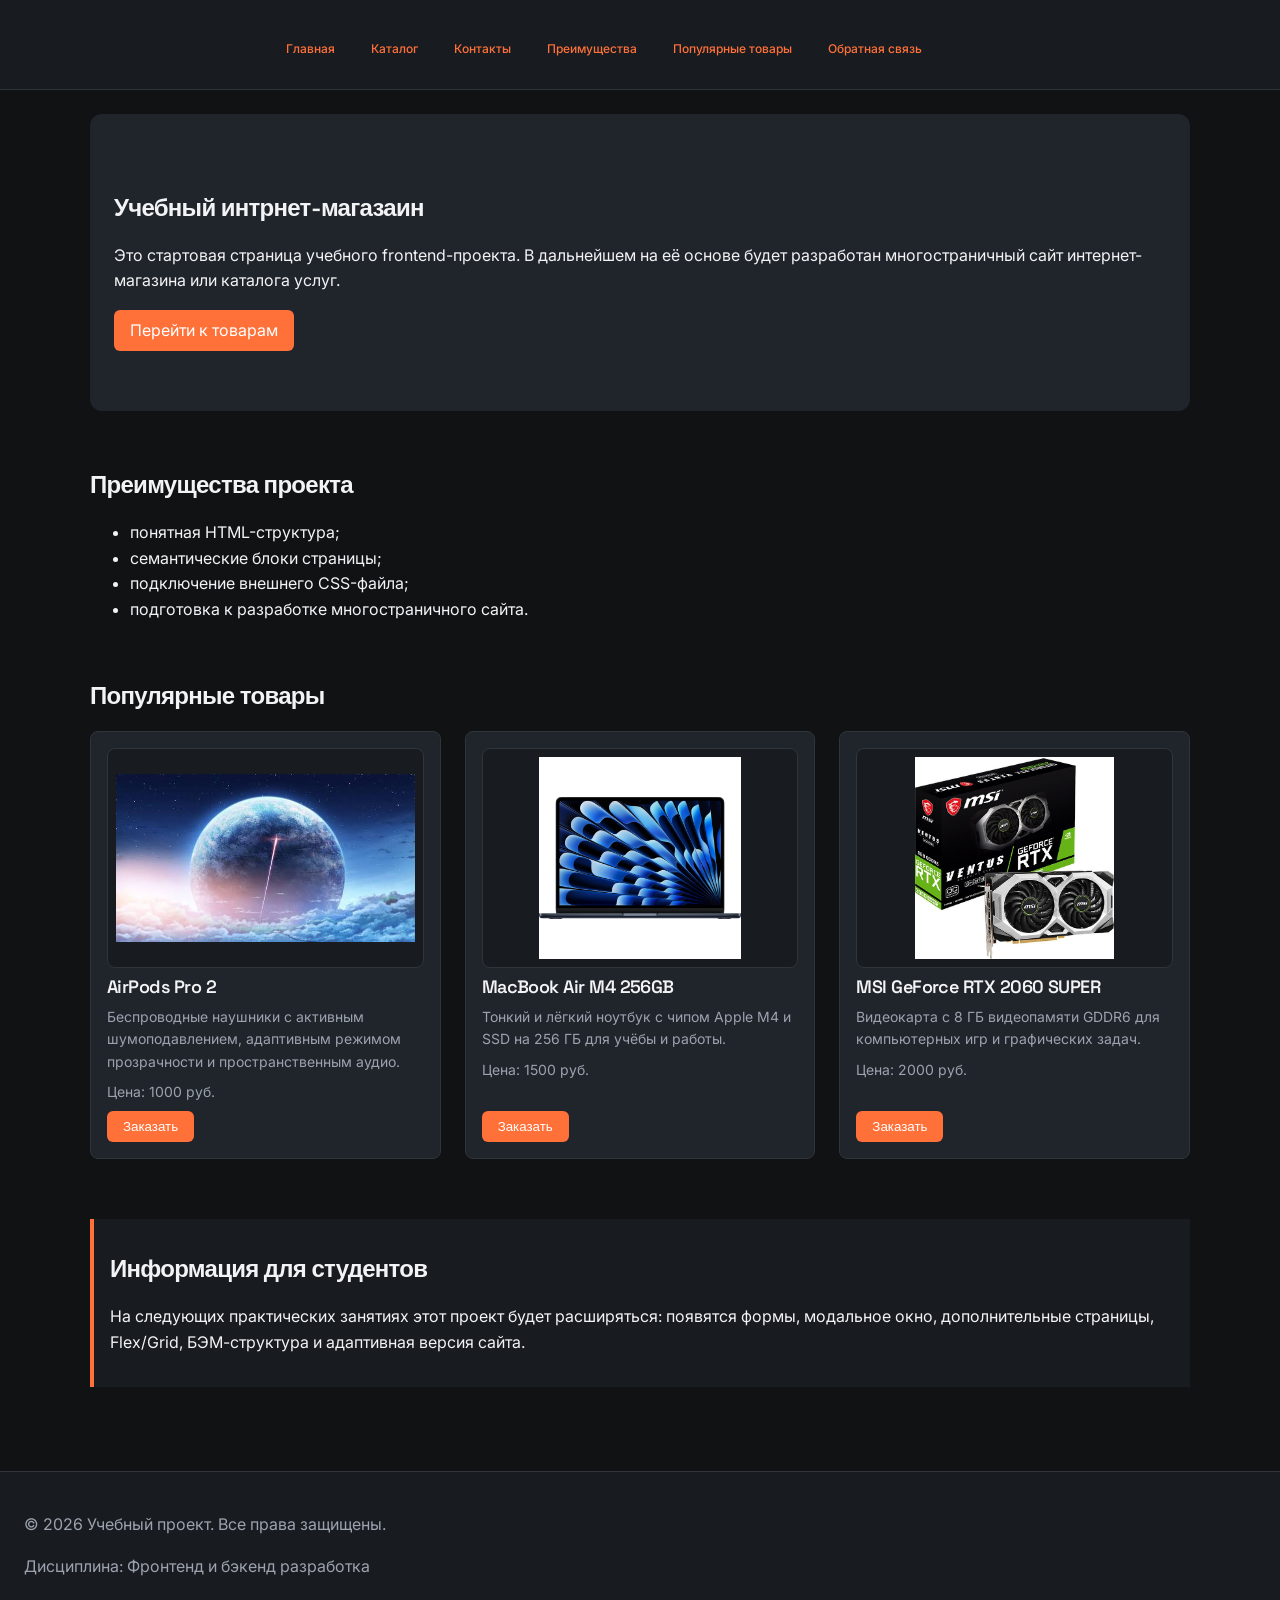
<file: index.html>
<!DOCTYPE html>
<html lang="ru">
<head>
  <meta charset="UTF-8">
  <meta name="viewport" content="width=device-width, initial-scale=1.0">
  <meta property="og:type" content="website">
<meta property="og:title" content="Учебный интернет-магазин">
<meta property="og:description" content="Учебный frontend-проект интернет-магазина.">
<meta property="og:image" content="https://username.github.io/kr1-html-css-shop/images/preview.jpg">

  <title>Учебный интернет-магазин</title>
  <link rel="stylesheet" href="css/style.css">
  <script src="js/main.js" defer></script>

<link rel="preconnect" href="https://fonts.googleapis.com">
<link rel="preconnect" href="https://fonts.gstatic.com" crossorigin>
<link href="https://fonts.googleapis.com/css2?family=IBM+Plex+Mono:wght@400;500&family=Inter:wght@400;500;600;700;800&family=Space+Grotesk:wght@500;600;700&display=swap" rel="stylesheet">


</head>


<body>
  <header>
    <div class="site-header">
      <a class="site-logo" href="index.html">New-Balance</a>

      <nav class="site-nav" aria-label="Основная навигация">
        <ul class="site-nav__list">
          <li><a href="index.html">Главная</a></li>
          <li><a href="catalog.html">Каталог</a></li>
          <li><a href="contacts.html">Контакты</a></li>
          <li><a href="index.html#advantages">Преимущества</a></li>
          <li><a href="index.html#popular">Популярные товары</a></li>
          <li><a href="index.html#contacts">Обратная связь</a></li>
        </ul>
      </nav>

    </div>
  </header>

  <main>
    <section class="hero">
      <h1>Учебный интрнет-магазаин</h1>
      <p>
        Это стартовая страница учебного frontend-проекта.
        В дальнейшем на её основе будет разработан многостраничный сайт интернет-магазина или каталога услуг.
      </p>
      <a class="button" href="#popular">Перейти к товарам</a>
    </section>

    <section class="section" id="advantages">
      <h2>Преимущества проекта</h2>

      <ul class="advantages-list">
        <li>понятная HTML-структура;</li>
        <li>семантические блоки страницы;</li>
        <li>подключение внешнего CSS-файла;</li>
        <li>подготовка к разработке многостраничного сайта.</li>
      </ul>
    </section>
    <!-- Основное содержимое страницы -->
     <section class="section" id="popular">
  <h2>Популярные товары</h2>

  <div class="products-grid">
    
<article class="product-card">
  <img
    class="product-card__image"
    src="images/images (1).jpeg"
    alt="Apple AirPods Pro 2 с зарядным кейсом"
    loading="lazy"
  >
  <h3>AirPods Pro 2</h3>
  <p>
    Беспроводные наушники с активным шумоподавлением,
    адаптивным режимом прозрачности и пространственным аудио.
  </p>
  <p>Цена: 1000 руб.</p>
  <button
    class="button product-card__button"
    type="button"
    data-product="AirPods Pro 2"
  >
    Заказать
  </button>
</article>

<article class="product-card">
  <img
    class="product-card__image"
    src="images/macbook.jpeg"
    alt="Ноутбук Apple MacBook Air M4"
    loading="lazy"
  >
  <h3>MacBook Air M4 256GB</h3>
  <p>
    Тонкий и лёгкий ноутбук с чипом Apple M4
    и SSD на 256 ГБ для учёбы и работы.
  </p>
  <p>Цена: 1500 руб.</p>
  <button
    class="button product-card__button"
    type="button"
    data-product="MacBook Air M4 256GB"
  >
    Заказать
  </button>
</article>

<article class="product-card">
  <img
    class="product-card__image"
    src="images/video.jpeg"
    alt="Видеокарта MSI GeForce RTX 2060 SUPER"
    loading="lazy"
  >
  <h3>MSI GeForce RTX 2060 SUPER</h3>
  <p>
    Видеокарта с 8 ГБ видеопамяти GDDR6
    для компьютерных игр и графических задач.
  </p>
  <p>Цена: 2000 руб.</p>
  <button
    class="button product-card__button"
    type="button"
    data-product="MSI GeForce RTX 2060 SUPER"
  >
    Заказать
  </button>
</article>

  </div>
</section>


    <aside class="aside-info">
      <h2>Информация для студентов</h2>
      <p>
        На следующих практических занятиях этот проект будет расширяться:
        появятся формы, модальное окно, дополнительные страницы, Flex/Grid,
        БЭМ-структура и адаптивная версия сайта.
      </p>
    </aside>

  </main>

  <footer id="contacts">
    <p>&copy; 2026 Учебный проект. Все права защищены.</p>
    <p>Дисциплина: Фронтенд и бэкенд разработка</p>
  </footer>


  <dialog class="order-dialog" id="order-dialog" aria-labelledby="order-dialog-title">
    <h2 id="order-dialog-title">Оформление заявки</h2>

    <form class="order-form" id="order-form" action="#" method="post" novalidate>
      <input id="selected-product" name="selected-product" type="hidden">

      <div class="form-field">
        <label for="order-name">Имя</label>
        <input
          id="order-name"
          name="name"
          type="text"
          placeholder="Введите ваше имя"
          minlength="2"
          autocomplete="given-name"
          required
        >
      </div>

      <div class="form-field">
        <label for="order-email">E-mail</label>
        <input
          id="order-email"
          name="email"
          type="email"
          placeholder="example@mail.ru"
          autocomplete="email"
          required
        >
      </div>

      <div class="form-field">
        <label for="order-phone">Телефон</label>
        <input
          id="order-phone"
          name="phone"
          type="tel"
          inputmode="tel"
          placeholder="+7 (900) 000-00-00"
          pattern="^\+7 \(\d{3}\) \d{3}-\d{2}-\d{2}$"
          required
        >
        <small>Формат: +7 (900) 000-00-00</small>
      </div>

      <div class="form-field">
        <label for="order-date">Дата связи</label>
        <input
          id="order-date"
          name="date"
          type="date"
        >
      </div>

      <div class="form-field">
        <label for="order-topic">Тема заявки</label>
        <select id="order-topic" name="topic" required>
          <option value="">Выберите тему</option>
          <option value="product">Заказ товара</option>
          <option value="consultation">Консультация</option>
          <option value="delivery">Доставка</option>
        </select>
      </div>

      <div class="form-field">
        <label for="order-comment">Комментарий</label>
        <textarea
          id="order-comment"
          name="comment"
          rows="4"
          placeholder="Укажите дополнительную информацию"
        ></textarea>
      </div>

      <div class="form-field form-field--checkbox">
        <label>
          <input
            id="order-agreement"
            name="agreement"
            type="checkbox"
            required
          >
          Я согласен на обработку данных
        </label>
      </div>

      <div class="form-actions">
        <button type="button" id="close-order-dialog">Закрыть</button>
        <button type="submit">Отправить заявку</button>
      </div>
    </form>
  </dialog>

<p class="success-message" id="success-message" hidden>
  Форма успешно отправлена!
</p>

</body>
</html>
</file>
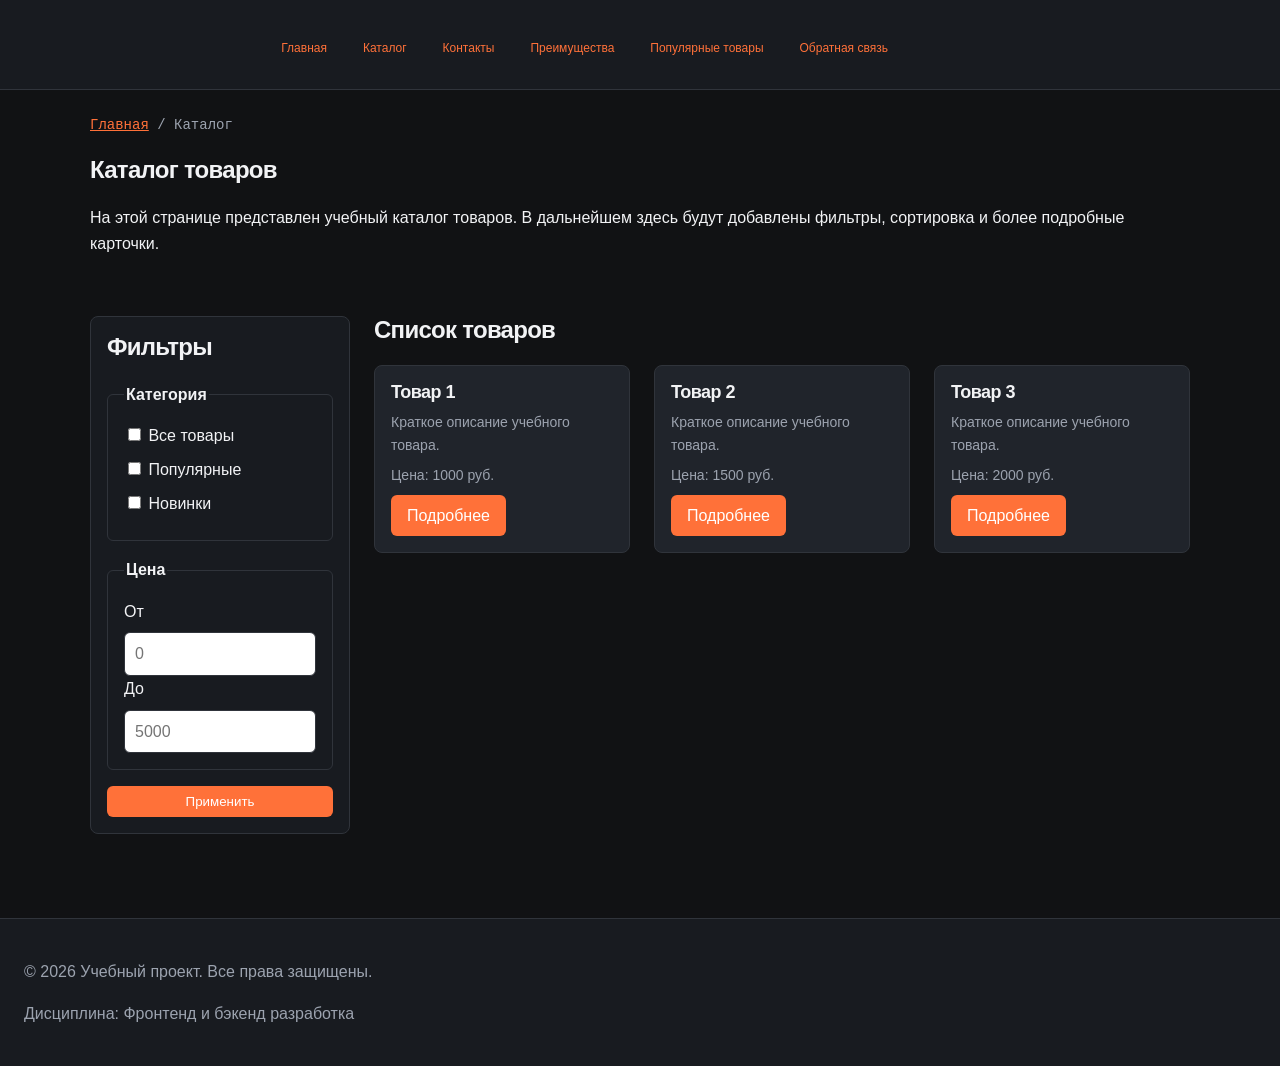
<file: catalog.html>
<!DOCTYPE html>
<html lang="ru">
<head>
  <meta charset="UTF-8">
  <meta name="viewport" content="width=device-width, initial-scale=1.0">
  <meta name="description" content="Каталог товаров учебного интернет-магазина.">
  <title>Каталог товаров — Учебный интернет-магазин</title>
  <link rel="stylesheet" href="css/style.css">
  <meta property="og:type" content="website">
    <meta property="og:title" content="Учебный интернет-магазин">
    <meta property="og:description" content="Учебный frontend-проект интернет-магазина.">
    
</head>
<body>
  <header>
    <div class="site-header">
      <a class="site-logo" href="index.html">New-Balance</a>

      <nav class="site-nav" aria-label="Основная навигация">
        <ul class="site-nav__list">
          <li><a href="index.html">Главная</a></li>
          <li><a href="catalog.html">Каталог</a></li>
          <li><a href="contacts.html">Контакты</a></li>
          <li><a href="index.html#advantages">Преимущества</a></li>
          <li><a href="index.html#popular">Популярные товары</a></li>
          <li><a href="index.html#contacts">Обратная связь</a></li>
        </ul>
      </nav>
    </div>
  </header>

  <main>
    <nav class="breadcrumbs" aria-label="Хлебные крошки">
      <a href="index.html">Главная</a>
      <span>Каталог</span>
    </nav>

    <section class="section">
      <h1>Каталог товаров</h1>
      <p>
        На этой странице представлен учебный каталог товаров.
        В дальнейшем здесь будут добавлены фильтры, сортировка и более
        подробные карточки.
      </p>
    </section>

    <section class="catalog-layout">
      <aside class="catalog-filters">
        <h2>Фильтры</h2>

        <form class="filters-form" action="#" method="get">
          <fieldset>
            <legend>Категория</legend>

            <label>
              <input type="checkbox" name="category" value="all">
              Все товары
            </label>

            <label>
              <input type="checkbox" name="category" value="popular">
              Популярные
            </label>

            <label>
              <input type="checkbox" name="category" value="new">
              Новинки
            </label>
          </fieldset>

          <fieldset>
            <legend>Цена</legend>

            <label for="price-from">От</label>
            <input id="price-from" name="price-from" type="number" min="0" placeholder="0">

            <label for="price-to">До</label>
            <input id="price-to" name="price-to" type="number" min="0" placeholder="5000">
          </fieldset>

          <button class="button" type="submit">Применить</button>
        </form>
      </aside>

      <section class="catalog-products">
        <h2>Список товаров</h2>

        <div class="products-grid">
           <article class="product-card">
            <h3>Товар 1</h3>
            <p>Краткое описание учебного товара.</p>
            <p>Цена: 1000 руб.</p>
            <a class="button" href="index.html#popular">Подробнее</a>
          </article>

          <article class="product-card">
            <h3>Товар 2</h3>
            <p>Краткое описание учебного товара.</p>
            <p>Цена: 1500 руб.</p>
            <a class="button" href="index.html#popular">Подробнее</a>
          </article>

          <article class="product-card">
            <h3>Товар 3</h3>
            <p>Краткое описание учебного товара.</p>
            <p>Цена: 2000 руб.</p>
            <a class="button" href="index.html#popular">Подробнее</a>
          </article>
        </div>
      </section>
    </section>


     
    </section>
  </main>

  <footer>
    <p>&copy; 2026 Учебный проект. Все права защищены.</p>
    <p>Дисциплина: Фронтенд и бэкенд разработка</p>
  </footer>
</body>
</html>
</file>
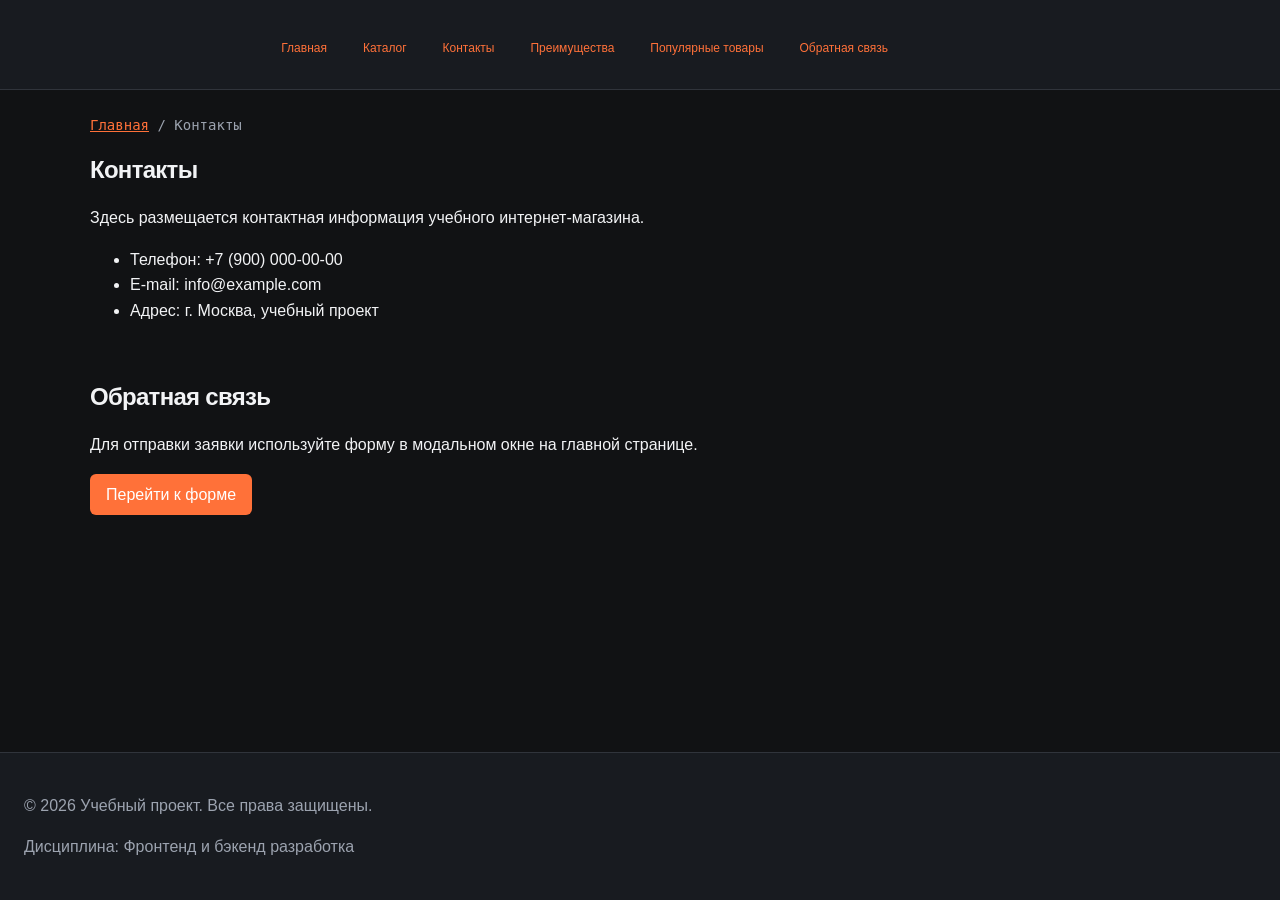
<file: contacts.html>
<!DOCTYPE html>
<html lang="ru">
<head>
  <meta charset="UTF-8">
  <meta name="viewport" content="width=device-width, initial-scale=1.0">
  <meta name="description" content="Контактная информация учебного интернет-магазина.">
  <meta property="og:type" content="website">
    <meta property="og:title" content="Учебный интернет-магазин">
    <meta property="og:description" content="Учебный frontend-проект интернет-магазина.">
    <meta property="og:image" content="https://username.github.io/kr1-html-css-shop/images/preview.jpg">
  <title>Контакты — Учебный интернет-магазин</title>
  <link rel="stylesheet" href="css/style.css">

</head>
<body>
  <header>
    <div class="site-header">
      <a class="site-logo" href="index.html">New-Balance</a>

      <nav class="site-nav" aria-label="Основная навигация">
        <ul class="site-nav__list">
          <li><a href="index.html">Главная</a></li>
          <li><a href="catalog.html">Каталог</a></li>
          <li><a href="contacts.html">Контакты</a></li>
          <li><a href="index.html#advantages">Преимущества</a></li>
          <li><a href="index.html#popular">Популярные товары</a></li>
          <li><a href="index.html#contacts">Обратная связь</a></li>
        </ul>
      </nav>
    </div>
  </header>

  <main>
    <nav class="breadcrumbs" aria-label="Хлебные крошки">
      <a href="index.html">Главная</a>
      <span>Контакты</span>
    </nav>

    <section class="section">
      <h1>Контакты</h1>
      <p>
        Здесь размещается контактная информация учебного интернет-магазина.
      </p>

      <ul>
        <li>Телефон: +7 (900) 000-00-00</li>
        <li>E-mail: info@example.com</li>
        <li>Адрес: г. Москва, учебный проект</li>
      </ul>
    </section>

    <section class="section" id="feedback">
      <h2>Обратная связь</h2>
      <p>
        Для отправки заявки используйте форму в модальном окне на главной странице.
      </p>
      <a class="button" href="index.html#contacts">Перейти к форме</a>
    </section>
  </main>

  <footer>
    <p>&copy; 2026 Учебный проект. Все права защищены.</p>
    <p>Дисциплина: Фронтенд и бэкенд разработка</p>
  </footer>
</body>
</html>
</file>
<file: css/style.css>
/* ==================================================
   1. Переменные проекта
   Цвета, отступы, скругления и общая ширина контента
   ================================================== */

:root {
  /* Цвета */
  --color-bg: #111214;
  --color-text: #F2F3F5;
  --color-muted: #9CA3AF;
  --color-primary: #FF7139;
  --color-primary-dark: #E85C25;
  --color-border: #30343B;
  --color-surface: #181B20;
  --color-surface-accent: #20242B;
  --color-white: #FFFFFF;

  /* Отступы */
  --space-xs: 4px;
  --space-sm: 8px;
  --space-md: 16px;
  --space-lg: 24px;
  --space-xl: 60px;

  /* Скругления */
  --radius-sm: 6px;
  --radius-md: 8px;
  --radius-lg: 12px;

  /* Размеры */
  --container-width: 1100px;
}


/* ==================================================
   2. Базовые стили страницы
   ================================================== */

* {
  box-sizing: border-box;
}

html {
  scroll-behavior: smooth;
}

body {
  min-height: 100vh;
  margin: 0;
  display: flex;
  flex-direction: column;
  font-family: "Inter", Arial, sans-serif;
  line-height: 1.6;
  color: var(--color-text);
  background-color: var(--color-bg);
}

main {
  flex: 1;
  padding: var(--space-lg);
}

section {
  margin-bottom: 24px;
}

section h2 {
  margin-top: 0;
}

h1,
h2,
h3 {
  font-family: "Space Grotesk", sans-serif;
  font-weight: 600;
  line-height: 1.2;
  letter-spacing: -0.03em;
  color: var(--color-text);
}

a {
  color: var(--color-primary);
}

a:focus-visible {
  outline: 2px solid var(--color-primary);
  outline-offset: 3px;
}

:target {
  outline: 2px dashed var(--color-primary);
  outline-offset: 4px;
}


/* ==================================================
   3. Шапка сайта и навигация
   ================================================== */

header {
  position: sticky;
  top: 0;
  z-index: 1000;
  width: 100%;
  height: 90px;
  margin-left: auto;
  margin-right: auto;
  padding: 0;
  background-color: var(--color-surface);
  border-bottom: 1px solid var(--color-border);
}

/* Контейнер: логотип и меню */
.site-header {
  display: flex;
  flex-direction: row;
  align-items: center;
  justify-content: space-between;
  gap: 24px;
  width: 100%;
  max-width: var(--container-width);
  min-height: 90px;
  margin: 0 auto;
  padding: 0 24px;
}

/* Название сайта */
.site-logo {
  position: relative;
  left: -300px;
  flex-shrink: 0;
  font-family: "Space Grotesk", sans-serif;
  font-size: 22px;
  font-weight: 700;
  letter-spacing: -0.04em;
  color: var(--color-text);
  text-decoration: none;
  white-space: nowrap;
}

/* Контейнер меню */
.site-nav {
  width: 100%;
  min-width: 0;
}

/* Список ссылок меню */
.site-nav__list {
  display: flex;
  flex-direction: row;
  align-items: center;
  justify-content: flex-start;
  flex-wrap: nowrap;
  gap: 4px;
  margin: 16px 0 0;
  padding: 0;
  list-style: none;
}

.site-nav__list li {
  flex-shrink: 0;
  margin: 0 0 8px;
}

/* Ссылки меню */
.site-nav__list a {
  display: inline-block;
  padding: var(--space-sm) var(--space-md);
  border-radius: var(--radius-sm);
  color: var(--color-primary);
  font-family: "Inter", Arial, sans-serif;
  font-size: 12px;
  font-weight: 500;
  text-decoration: none;
  white-space: nowrap;
}

.site-nav__list a:hover {
  color: var(--color-white);
  background-color: var(--color-primary);
}


/* ==================================================
   4. Главная страница и общие секции
   ================================================== */

.hero {
  max-width: var(--container-width);
  margin: 0 auto var(--space-xl);
  padding: var(--space-xl) var(--space-lg);
  background-color: var(--color-surface-accent);
  border-radius: var(--radius-lg);
}

.section {
  max-width: var(--container-width);
  margin: 0 auto var(--space-xl);
}

.aside-info {
  max-width: var(--container-width);
  margin: 0 auto var(--space-xl);
  padding: var(--space-md);
  border-left: 4px solid var(--color-primary);
  background-color: var(--color-surface);
}


/* ==================================================
   5. Карточки товаров и изображения
   ================================================== */

.products-grid {
  display: grid;
  grid-template-columns: repeat(3, 1fr);
  gap: var(--space-lg);
}

.product-card {
  display: flex;
  flex-direction: column;
  gap: var(--space-sm);
  margin-bottom: 0;
  padding: var(--space-md);
  border: 1px solid var(--color-border);
  border-radius: var(--radius-md);
  background-color: var(--color-surface-accent);
  color: var(--color-text);
}

.product-card h3 {
  margin: 0;
  font-size: 18px;
}

.product-card p {
  margin: 0;
  color: var(--color-muted);
  font-size: 14px;
  line-height: 1.6;
}

.product-card .button {
  margin-top: auto;
  align-self: flex-start;
}

/* Фото товара */
.product-card__image {
  display: block;
  width: 100%;
  height: 220px;
  padding: var(--space-sm);
  object-fit: contain;
  background-color: var(--color-surface);
  border: 1px solid var(--color-border);
  border-radius: var(--radius-md);
  transition: transform 0.3s ease;
}

/* Увеличение фотографии при наведении на карточку */
.product-card:hover .product-card__image {
  transform: scale(1.03);
}


/* ==================================================
   6. Каталог и фильтры
   ================================================== */

.catalog-layout {
  display: grid;
  grid-template-columns: 260px 1fr;
  grid-template-areas: "filters products";
  gap: var(--space-lg);
  max-width: var(--container-width);
  margin: 0 auto var(--space-xl);
}

.catalog-filters {
  grid-area: filters;
  padding: var(--space-md);
  border: 1px solid var(--color-border);
  border-radius: var(--radius-md);
  background-color: var(--color-surface);
}

.catalog-products {
  grid-area: products;
}

.filters-form {
  display: grid;
  gap: var(--space-md);
}

.filters-form fieldset {
  margin: 0;
  padding: var(--space-md);
  border: 1px solid var(--color-border);
  border-radius: var(--radius-sm);
}

.filters-form legend {
  font-weight: 700;
}

.filters-form label {
  display: block;
  margin-bottom: var(--space-sm);
}

.filters-form input[type="number"] {
  width: 100%;
  padding: 8px 10px;
  border: 1px solid var(--color-border);
  border-radius: var(--radius-sm);
  font: inherit;
}


/* ==================================================
   7. Кнопки
   ================================================== */

.button {
  display: inline-block;
  padding: var(--space-sm) var(--space-md);
  border: none;
  border-radius: var(--radius-sm);
  background-color: var(--color-primary);
  color: var(--color-white);
  text-decoration: none;
  cursor: pointer;
}

.button:hover {
  background-color: var(--color-primary-dark);
}

.button:focus-visible {
  outline: 2px solid var(--color-primary);
  outline-offset: 3px;
}

.button:disabled {
  opacity: 0.6;
  cursor: not-allowed;
}


/* ==================================================
   8. Хлебные крошки
   ================================================== */

.breadcrumbs {
  max-width: var(--container-width);
  margin: 0 auto var(--space-md);
  font-size: 14px;
  color: var(--color-muted);
  font-family: "IBM Plex Mono", monospace;
}

.breadcrumbs a {
  color: var(--color-primary);
}

.breadcrumbs span::before {
  content: " / ";
  color: var(--color-muted);
}


/* ==================================================
   9. Форма и модальное окно
   ================================================== */

.order-dialog {
  width: min(100% - 32px, 560px);
  padding: var(--space-lg);
  border: 1px solid var(--color-border);
  border-radius: var(--radius-lg);
  background-color: var(--color-surface);
  color: var(--color-text);
}

.order-dialog::backdrop {
  background-color: rgba(0, 0, 0, 0.5);
}

.form-field {
  margin-bottom: var(--space-md);
}

.form-field label {
  display: block;
  margin-bottom: var(--space-xs);
}

.form-field input,
.form-field select,
.form-field textarea {
  width: 100%;
  padding: 10px 12px;
  border: 1px solid var(--color-border);
  border-radius: var(--radius-sm);
  font: inherit;
}

/* Поля внутри модального окна */
.order-dialog input,
.order-dialog select,
.order-dialog textarea {
  background-color: var(--color-bg);
  color: var(--color-text);
  border-color: var(--color-border);
}

.form-field input[type="checkbox"] {
  width: auto;
}

.form-field small {
  display: block;
  margin-top: var(--space-xs);
  color: var(--color-muted);
  font-family: "IBM Plex Mono", monospace;
}

.form-field input:hover,
.form-field select:hover,
.form-field textarea:hover {
  border-color: var(--color-primary);
}

.form-field input:focus-visible,
.form-field select:focus-visible,
.form-field textarea:focus-visible,
.form-actions button:focus-visible {
  outline: 2px solid var(--color-primary);
  outline-offset: 3px;
}

.order-dialog input::placeholder,
.order-dialog textarea::placeholder {
  color: var(--color-muted);
}

[aria-invalid="true"] {
  border-color: var(--color-danger);
}

.form-actions {
  display: flex;
  gap: 12px;
  margin-top: 20px;
}

.success-message {
  max-width: var(--container-width);
  margin: var(--space-lg) auto;
  padding: var(--space-md);
  border-left: 4px solid var(--color-success);
  background-color: var(--color-success-bg);
}


/* ==================================================
   10. Подвал сайта
   ================================================== */

footer {
  margin-top: auto;
  padding: var(--space-lg);
  background-color: var(--color-surface);
  border-top: 1px solid var(--color-border);
  color: var(--color-muted);
}


/* ==================================================
   11. Адаптация для узких экранов
   ================================================== */

@media (max-width: 760px) {
  .site-header {
    flex-direction: column;
    align-items: flex-start;
    gap: 12px;
    padding: 16px 18px;
  }

  .site-nav {
    width: 100%;
  }

  .site-nav__list {
    justify-content: flex-start;
    overflow-x: auto;
  }
}
</file>
